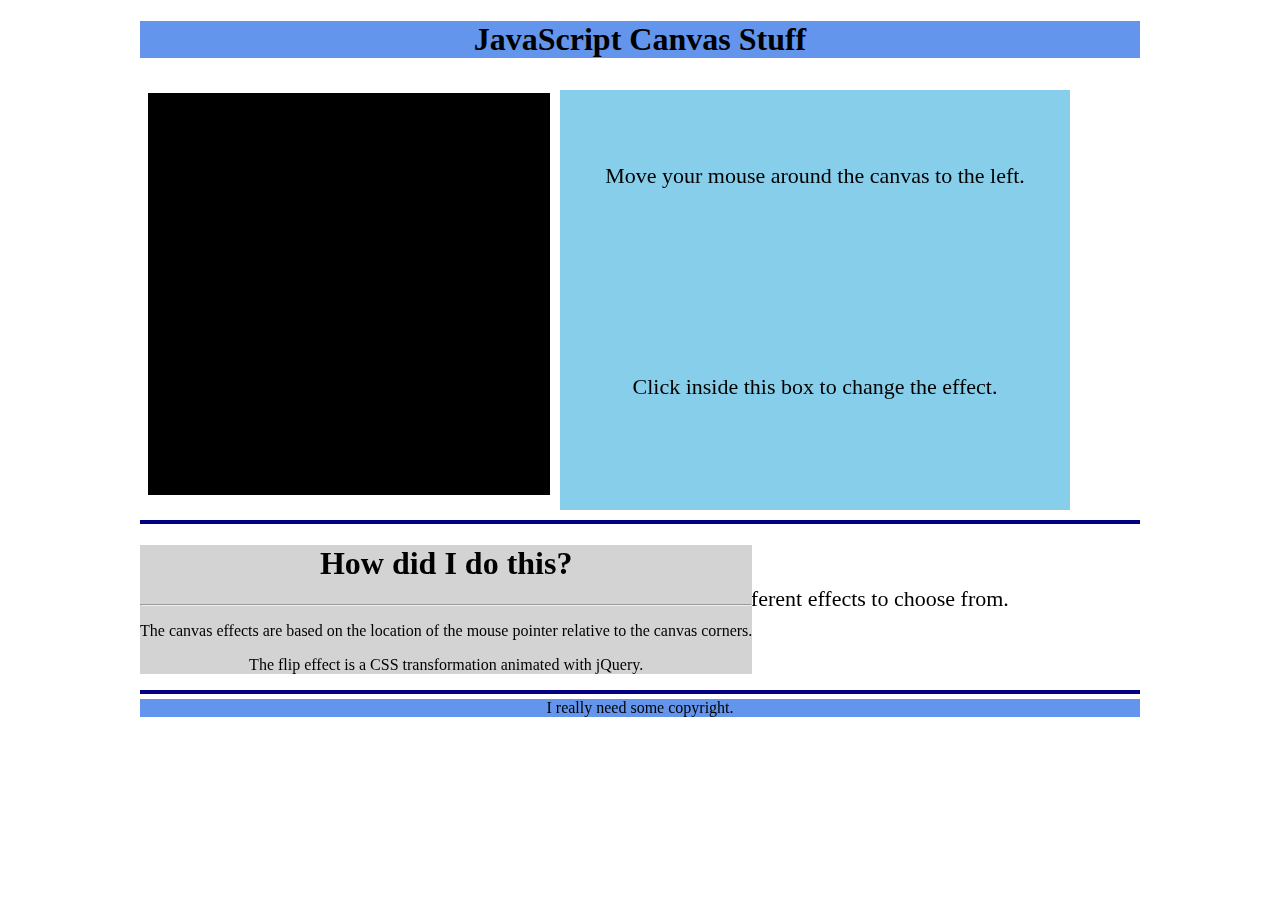
<file: index.html>
<!doctype html>
<html lang="en">
  <head>
    <title>Site</title>
    <meta hcarset="utf-8" />
    <meta name="viewport" content="width=device-width, initial-scale=1, shrink-to-fit=no">

    <link rel="stylesheet" href="https://maxcdn.bootstrapcdn.com/bootstrap/4.0.0-beta.2/css/bootstrap.min.css" integrity="sha384-PsH8R72JQ3SOdhVi3uxftmaW6Vc51MKb0q5P2rRUpPvrszuE4W1povHYgTpBfshb" crossorigin="anonymous">
    <script src="https://ajax.googleapis.com/ajax/libs/jquery/3.2.1/jquery.min.js"></script>

    <style>
  html {
    text-align:center;
  }
body {text-align:center;
  margin:0px auto;}
  #full {
    width:1000px;
    margin:0px auto;
  }
div.container {
              text-align:center;
              margin-top:5px;
              margin-bottom:5px;

             }
.row > .col-sm > .container {}
.row:before, .row:after{
	display:none;
}
.row {
	  display: flex;
	  display: -webkit-flex;
    border-bottom:4px solid navy;}
.row > .col-sm {float:left;}
#ct {display:flex;}
.row2 > .col-sm > .container > div {float:left;}
#box {}
#exp {
width:510px;
height:400px;
background-color:skyblue;
}
.boxthing {height:33%;
  padding-top:10%;
  font-size:22px;}
header,article,footer {width:1000px;}
header > .container, footer > .container {background-color:cornflowerblue;}
#explanation {background-color:lightgray;}
    </style>
  </head>

  <body>
    <div id="full">
      <header>
        <div class="container">
          <h1 class="display-3">JavaScript Canvas Stuff</h1>
        </div>
      </header>
      <article>
    <div class="container">
    
      <div class="container">
      
      </div>
      
      <div class="row" id="row2">
        
          <div class="container" id="ct">

            <div style="width:420px;height:420px" id="box">
              <div id="para" style="width:420px;height:420px;">
			<object type="text/html" data="script1.html" style="width:420px;height:420px;"></object>
		</div>
            </div>

           <div style="height:420px;" id="exp" class="container">
             <p class="boxthing">
                Move your mouse around the canvas to the left.
             </p>
             <p class="boxthing">
                Click inside this box to change the effect.
             </p>
             <p class="boxthing">
               There are 3 different effects to choose from.
             </p>
           </div>       
          </div>
        
      </div>

      <div class="row" id="row4">
        <div class="col-sm">
          <div class="container" id="explanation">

               <div class="container">
              <h1 class="display-6">How did I do this?</h1>
              <hr>
              <p class="lead">
                The canvas effects are based on the location of the mouse pointer relative to the canvas corners.
              </p>
              <p>
                The flip effect is a CSS transformation animated with jQuery.
              </p>
            </div>

          </div>
        </div>
      </div>
    </div>
    </article>
    <footer>
      <div class="container">
        I really need some copyright.
      </div>
    </footer>
  </div>
    <script src="flip.js"></script>

     <script>

var square = document.getElementById("para");
var sq1 = '<object type="text/html" data="script1.html" style="width:420px;height:420px;"></object>';
var sq2 = '<object type="text/html" data="script2.html" style="width:420px;height:420px;"></object>';
var sq3 = '<object type="text/html" data="script3.html" style="width:420px;height:420px;"></object>';


var contentList = [sq1, sq2, sq3];
var counter = 0;
//var s = document.querySelector(canvas);
//alert($("#exp"));
$("#exp").click(function(){
      //alert("6");
			counter++;
//alert(counter);
			rotate(square, contentList[counter%contentList.length]);
		});

    </script>

  <!--  <script src="https://code.jquery.com/jquery-3.2.1.slim.min.js" integrity="sha384-KJ3o2DKtIkvYIK3UENzmM7KCkRr/rE9/Qpg6aAZGJwFDMVNA/GpGFF93hXpG5KkN" crossorigin="anonymous"></script>-->
    <script src="https://cdnjs.cloudflare.com/ajax/libs/popper.js/1.12.3/umd/popper.min.js" integrity="sha384-vFJXuSJphROIrBnz7yo7oB41mKfc8JzQZiCq4NCceLEaO4IHwicKwpJf9c9IpFgh" crossorigin="anonymous"></script>
    <script src="https://maxcdn.bootstrapcdn.com/bootstrap/4.0.0-beta.2/js/bootstrap.min.js" integrity="sha384-alpBpkh1PFOepccYVYDB4do5UnbKysX5WZXm3XxPqe5iKTfUKjNkCk9SaVuEZflJ" crossorigin="anonymous"></script>

  </body>

</html>
</file>
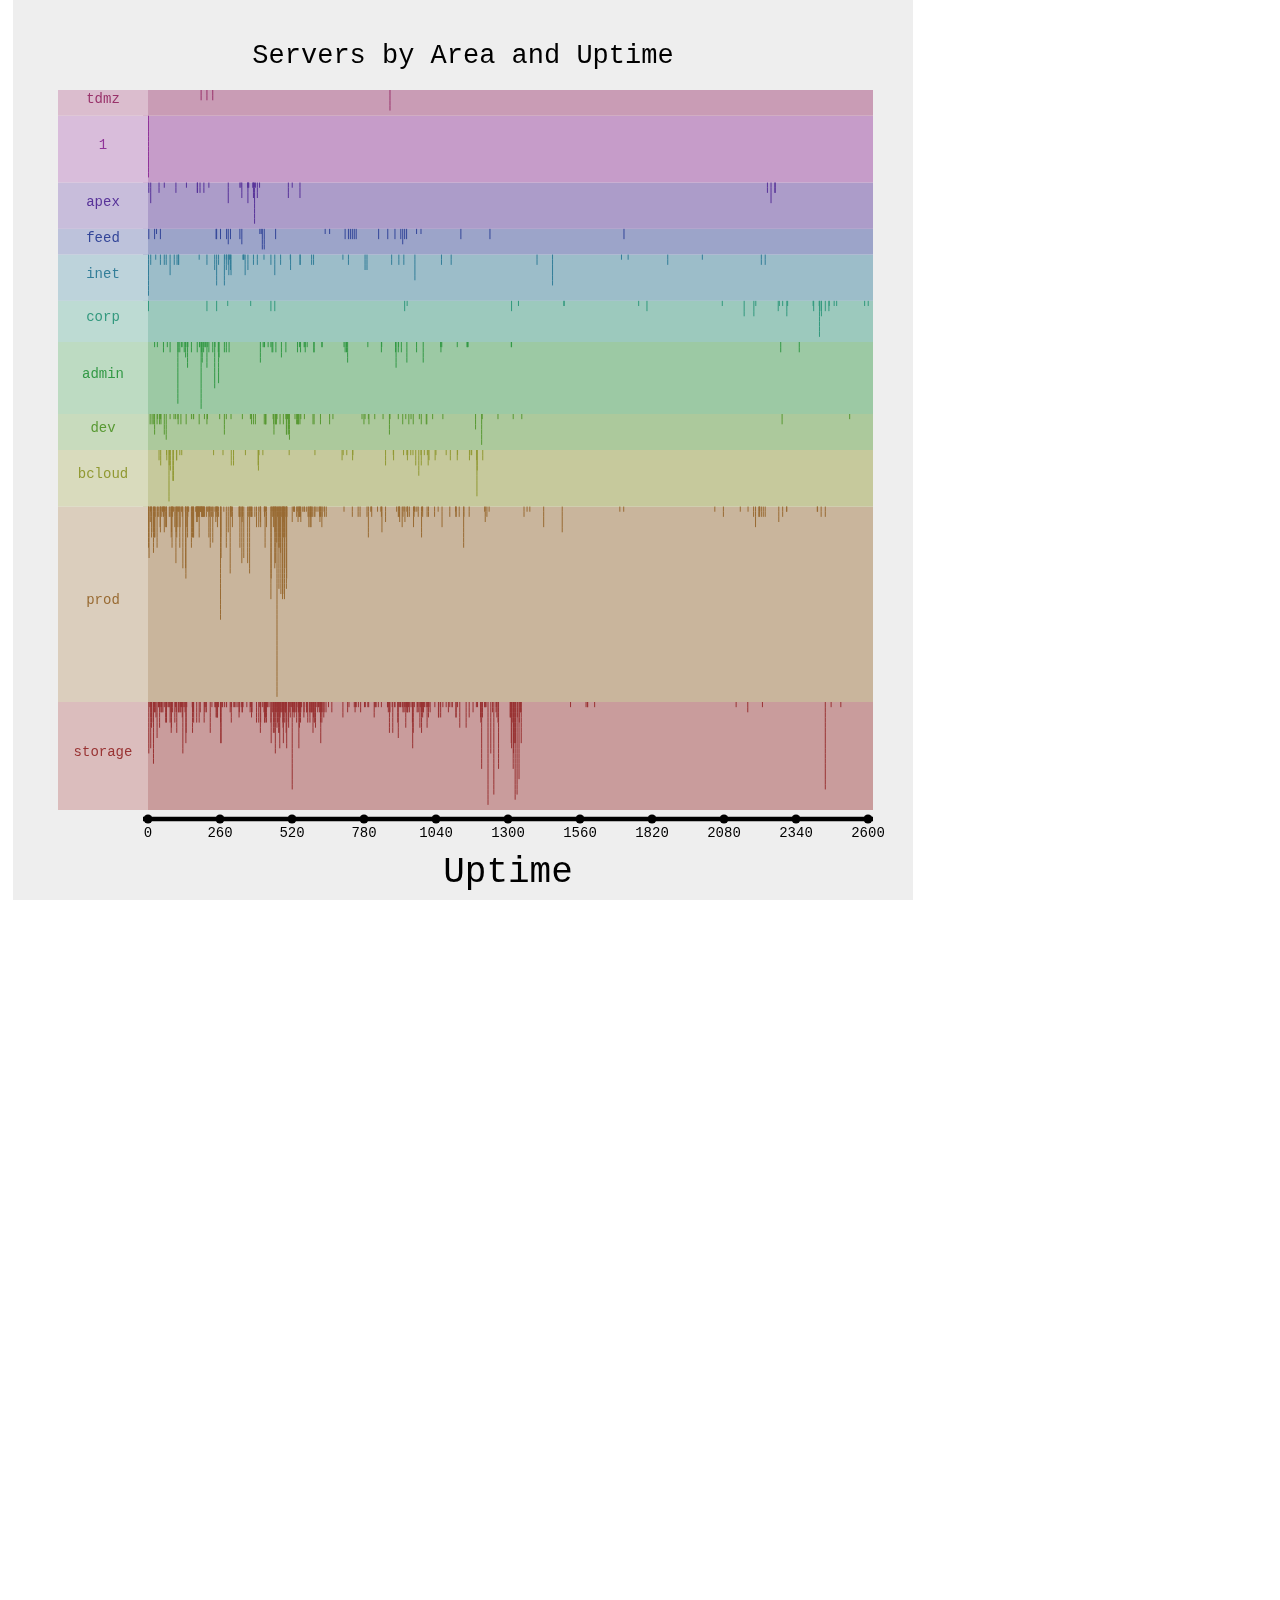
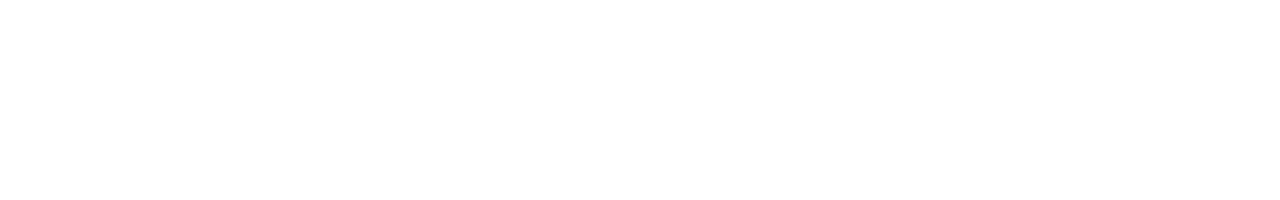
<file: bloomberg/index.html>
<!doctype html>
<html>
	<head>
		<meta charset="utf-8" />
		<title>Server Data Visualization</title>
		<link rel="stylesheet" href="index.css" />
		<script src="data.js"></script>
		<script src="server.js"></script>
		<script src="mouseRegion.js"></script>
		<script src="plots.js"></script>
	</head>
	<body>
		<div id="container">
			<canvas></canvas>
			<div id="ui_container">
				<p class="button_container">
					<button type="button" id="v1">Uptime</button>
					<button type="button" id="v2">Inventory</button>
					<label for="categorize">Show areas:
						<input type="checkbox" id="categorize" checked/>
					</label>
				
				</p>
				<p id="info_box">
					Default Text
				</p>
				<form id="ui_filter">
					<div id="checklist_container">
						<div class="list_container ">
							<p>Area</span>
							<ul class="menu_list" id="area_list">
							</ul>
						</div>
						<div class="list_container">
							<p class="menu_header">Version Format</span>
							<ul class="menu_list" id="format_list">
							</ul>
						</div>
					</div>
					<div id="uptime_container">
						<p>Uptime Range</p>
						<label for="uptime_min">Min:</label> <input type="number" min="0" value="0" id="uptime_min" />
						<br />
						<label for="uptime_max">Max:</label> <input type="number" min="0" id="uptime_max" />
					</div>
					<p class="button_container">
						<button type="button" id="filter_button">Filter</button>
						<input type="reset" value="Reset" id="reset" />
					</p>
				</form>
				<p id="hostname_list" class="toggleable_list">
					<span>Hostname List</span>
					<span id="dropdown"> &#9660;</span>
				</p>
				<p id="incomplete_list" class="toggleable_list">
					<span>Servers With Incomplete Data (hover to show)</span>
				</p>
			</div>
		</div>
		<script>
let c = document.querySelector("canvas");			//Define all the variables
let f = c.getContext("2d");
c.width = c.height = window.innerHeight;
let info = document.querySelector("#info_box");

let servers = [];
let incomplete = [];
let uncategorizedServers = [];

let categories = [];

let formats = [];
let formatStrs = [];
let versions = [];

let currentData = servers;
let currentPlot = "";
let categorized = true;
let mouseRegions = [];

defaultText = info.innerHTML;
main();												//For demo purposes the data is
													//hard-coded, so main is called here
function main(){	//Called in data.js once the JSON loads
	initialize();
	uptimeFreqPlot(currentData, c, f);
	//inventoryPlot(currentData, c, f);
}

c.onmousemove = (event)=>{					//If the mouse is hovering over a
	let r = c.getBoundingClientRect();		//region of the plot, then update the 
	let mx = event.clientX - r.left;		//info box with relevant data
	let my = event.clientY - r.top;
	//mouse = {x: mx, y: my};
	for(let region of mouseRegions){
		if(region.pointInRegion(mx, my)){
			region.updateElement(info);
			return;
		}
	}
	info.innerHTML = defaultText;
}

let listToggled = false;
let hList = document.querySelector("#hostname_list");

hList.onclick = ()=>{					//Dropdown for list of hostnames satisfying
	hList.scrollTop = 0;				//the chosen set of filter conditions
	listToggled = !listToggled;
	if(listToggled){
		hList.style.height = "150px";
		hList.style.overflow = "auto"
	} else {
		hList.style.height = "2em";
		hList.style.overflow = "hidden"
	}
}

document.querySelector("#v1").onclick = ()=>{
	uptimeFreqPlot(currentData, c, f);
}													//Buttons to switch between plots

document.querySelector("#v2").onclick = ()=>{
	inventoryPlot(currentData, c, f);
}

document.querySelector("#categorize").oninput = (event)=>{
	categorized = event.target.checked;					
	try{												//Toggle whether to use the 
	currentData = applyFilter();						//normal dataset or the set where
	} catch(e){											//all servers' "area" is "server"
		alert(e);
		return;
	}
	switch(currentPlot){
		case "uptime": uptimeFreqPlot(currentData, c, f);
			break;
		case "inventory":inventoryPlot(currentData, c, f);
			break;
		default:
			break;
	}
}


document.querySelector("#reset").onclick = (event)=>{	//Reset filter form
	event.preventDefault();
	document.querySelector("#uptime_min").value = 0;
	document.querySelector("#uptime_max").value = Math.max(...servers.map((s)=>s.uptime));
	let checkboxes = document.querySelectorAll(".list_container input");
	for(let box of checkboxes){
		box.checked = false;
	}
}

document.querySelector("#filter_button").onclick = ()=>{	//Filter button event handler
	listToggled = false;									
	try{													
	currentData = applyFilter(); //Apply chosen filters to the dataset.			
	} catch(e){
		alert(e);
		return;
	}
	let list = document.getElementById("hostname_list"); //Shows hostnames that satisfy the filter criteria
	list.innerHTML = `<span>Hostnames (${currentData.length})</span> <span id="dropdown">&#9660;</span><br /><br />`;
	list.innerHTML += currentData.map((s)=>s.hostname).join("<br />");
	switch(currentPlot){									//Redraws the plot
		case "uptime": uptimeFreqPlot(currentData, c, f);
			break;
		case "inventory":inventoryPlot(currentData, c, f);
			break;
		default:
			break;
	}
}

function filterByAreas(serverList, areas){			//Looks for servers in certain areas
	if(areas.length === 0){return serverList;}
	return serverList.filter( (s)=>{
		return areas.indexOf(s.area) > -1;
	});
}

function filterByFormats(serverList, formats){		//Looks for servers with certain 
	if(formats.length === 0){return serverList;}	//version formats
	return serverList.filter( (s)=>{
		return formats.indexOf(getFormat(s.version).format) > -1;
	});
}

function filterByUptime(serverList, min, max){		//Looks for servers within a certain
	return serverList.filter( (s)=>{				//uptime range.
		let t = parseInt(s.uptime);
		return (t >= min && t <= max);
	});
}

function applyFilter(){ //Apply chosen filters to the dataset
	let areaFilters = Array.from(document.querySelectorAll("#area_list > li > input:checked")).map((i)=>i.value);
	if(!categorized && areaFilters.length > 0){
		throw Error("Enable 'Show Areas' and try again.");
	}
	let formatFilters = Array.from(document.querySelectorAll("#format_list > li > input:checked")).map((i)=>i.value);
	let uptimeMin = document.querySelector("#uptime_min").value;
	let uptimeMax = document.querySelector("#uptime_max").value;
	console.log(uptimeMin.length);
	if(uptimeMin.length === 0 || uptimeMax.length === 0 ||
		uptimeMin.match(/[^0-9]/g) !== null || uptimeMax.match(/[^0-9]/g) !== null){
		throw Error("Invalid Uptime Range");
	}											//Input must be two nonnegative integers,
	uptimeMin = Math.floor(uptimeMin);			//with min < max.
	uptimeMax = Math.ceil(uptimeMax);
	if(uptimeMin < 0 || uptimeMax < 0 || uptimeMax < uptimeMin){
		throw Error("Invalid Uptime Range");
	}
	let filteredServers = [];
	if(categorized){		//Apply filters to the currently enabled dataset, categorized or uncategorized
		filteredServers = filterByAreas(servers, areaFilters);
	} else {
		filteredServers = filterByAreas(uncategorizedServers, areaFilters);
	}
	filteredServers = filterByFormats(filteredServers, formatFilters);
	filteredServers = filterByUptime(filteredServers, uptimeMin, uptimeMax);
	if(filteredServers.length === 0){
		throw Error("No servers match those criteria.");
	}
	return filteredServers;
}

function getIncompleteData(){					//List servers for which data is incomplete
	return incomplete.map((s)=>s.hostname);
}

		</script>
	</body>
</html>
</file>
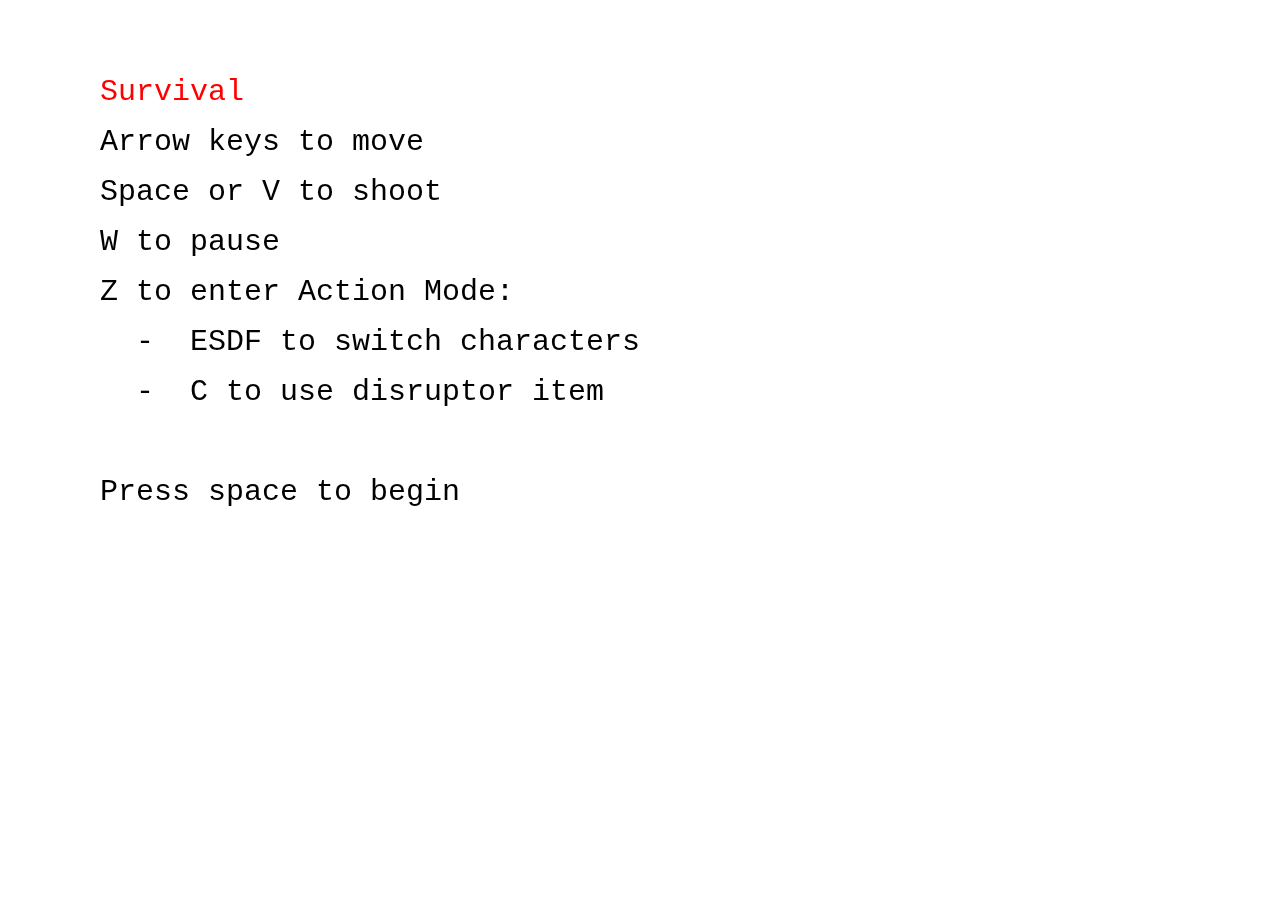
<file: GameCSCv3/index.html>
<!DOCTYPE html>
<html>
    <head>
        <meta charset="utf-8">
        <meta http-equiv="X-UA-Compatible" content="IE=edge">
        <title>Game Template</title>
        <meta name="description" content="">
        <meta name="viewport" content="width=device-width, initial-scale=1">
        <link rel="stylesheet" type="text/css" href="index.css">
    </head>
    <body>
        <canvas id="canvas">
            Browser doesn't support canvas
        </canvas>
        <script type="text/javascript" src="Projectile.js"></script>
        <script type="text/javascript" src="Character.js"></script>
        <script type="text/javascript" src="Item.js"></script>
        <script type="text/javascript" src="game.js"></script>


    </body>
</html>
</file>
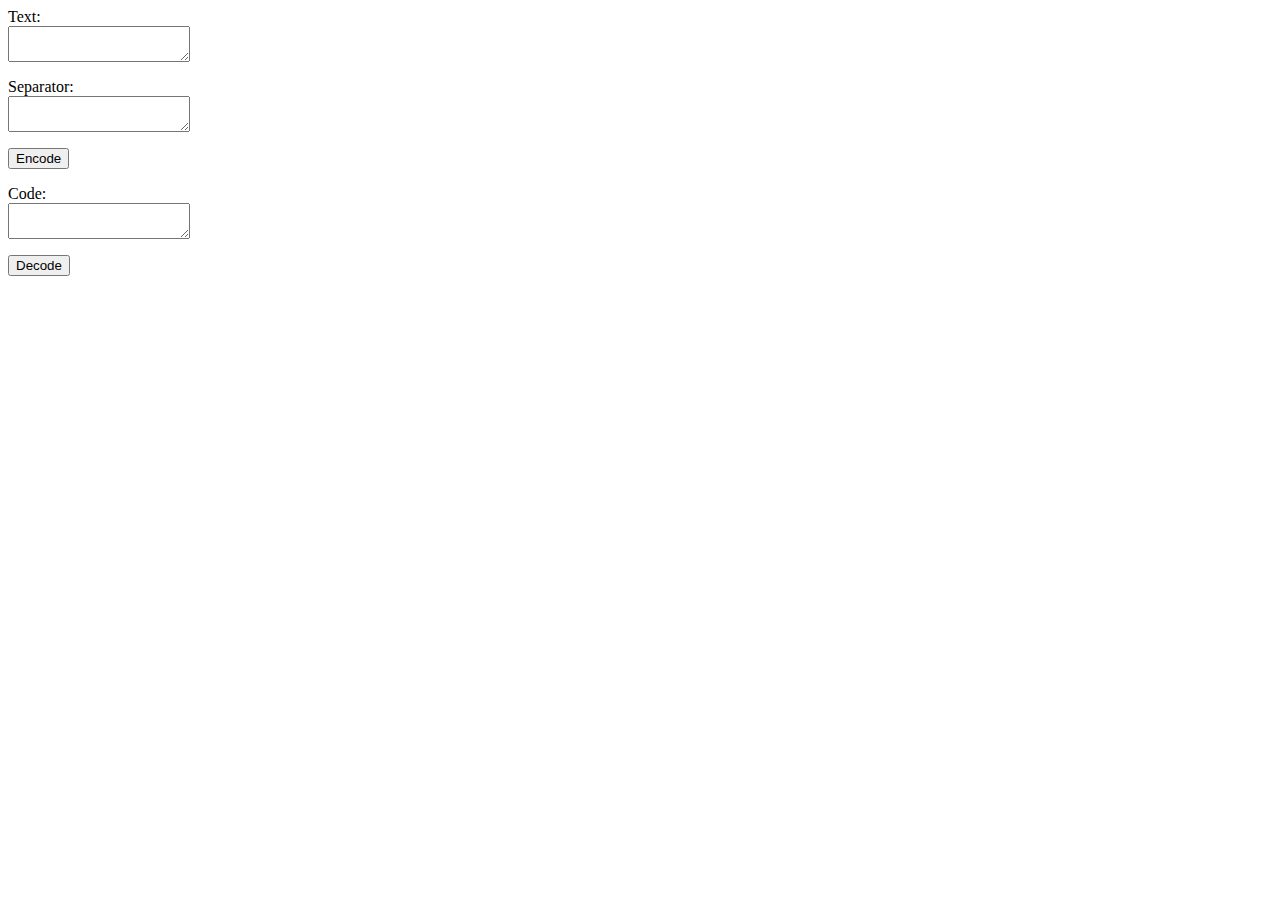
<file: MorseCode/index.html>
<html>
  <head>
    <title>Morse Code</title>
    <script src="morseCode.js"></script>
  </head>
  <body>
    <p>Text:<br />
      <textarea id="text"></textarea>
    </p>
    <p>Separator:<br />
      <textarea id="separator"></textarea>
    </p>
    <input type="submit" value="Encode" onclick="encodeInput()">
    <p>Code:<br />
      <textarea id="code"></textarea>
    </p>
    <input type="submit" value="Decode" onclick="decodeInput()">
    <script>
//let symbols = {".":"\040", "-":"\015"};
let symbols = {".":".", "-":"-"};
let code =
    {
      "a":".-",
      "b":"-...",
      "c":"-.-.",
      "d":"-..",
      "e":".",
      "f":"..-.",
      "g":"--.",
      "h":"....",
      "i":"..",
      "j":".---",
      "k":"-.-",
      "l":".-..",
      "m":"--",
      "n":"-.",
      "o":"---",
      "p":".--.",
      "q":"--.-",
      "r":".-.",
      "s":"...",
      "t":"-",
      "u":"..-",
      "v":"...-",
      "w":".--",
      "x":"-..-",
      "y":"-.--",
      "z":"--..",
      "1":".----",
      "2":"..---",
      "3":"...--",
      "4":"....-",
      "5":".....",
      "6":"-....",
      "7":"--...",
      "8":"---..",
      "9":"----.",
      "0":"-----"
    }
let morse = new MorseCode(symbols, code);

function encodeInput(){
  let mc = morse.encode(document.querySelector("#text").value.toLowerCase(), document.querySelector("#separator").value)
  document.querySelector("#code").value = mc;
}

function decodeInput(){
  let pt = morse.decode(document.querySelector("#code").value);
  document.querySelector("#text").value = pt;
}


    </script>
  </body>
</html>
</file>
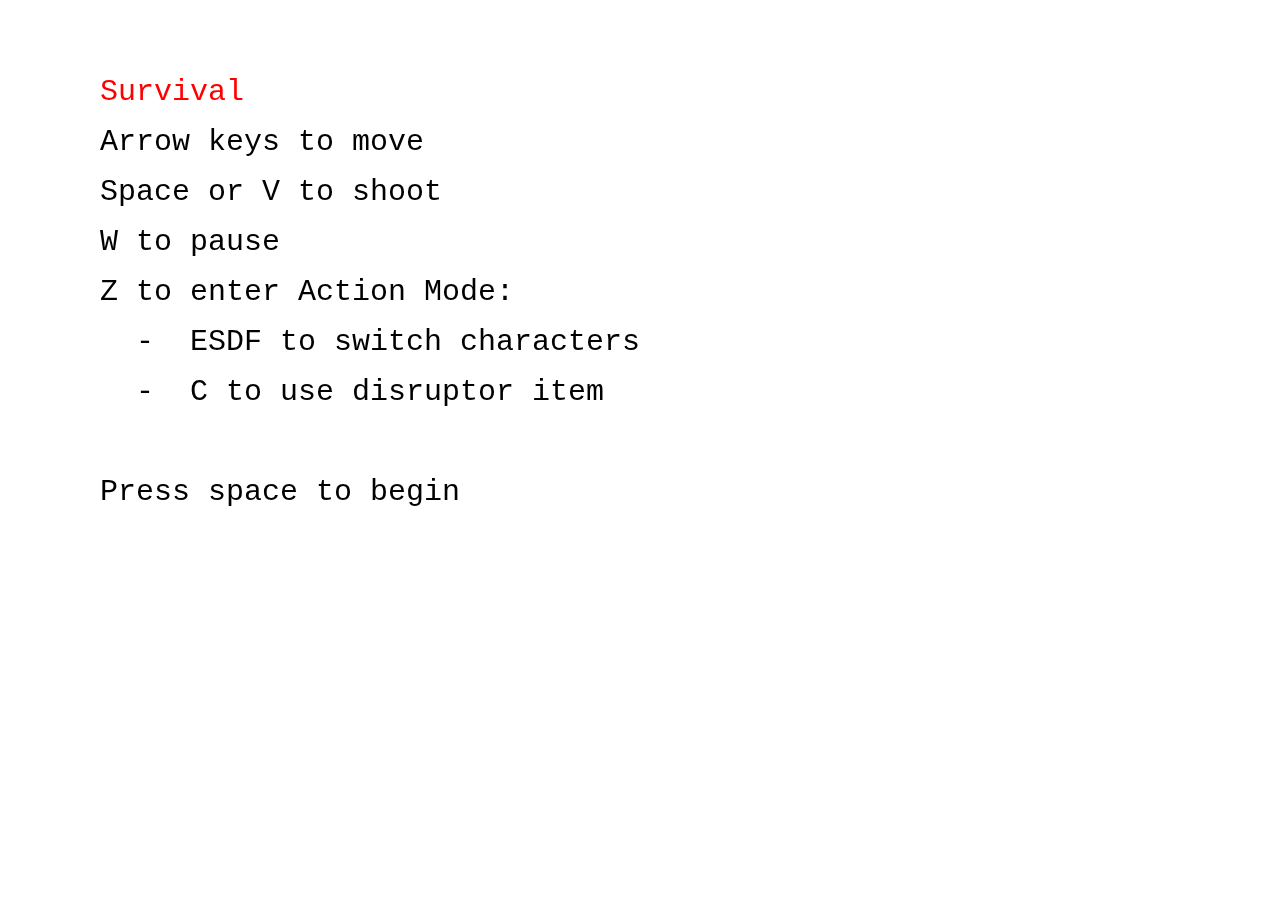
<file: survival/index.html>
<!DOCTYPE html>
<html>
    <head>
        <meta charset="utf-8">
        <meta http-equiv="X-UA-Compatible" content="IE=edge">
        <title>Survival</title>
        <meta name="description" content="">
        <meta name="viewport" content="width=device-width, initial-scale=1">
        <link rel="stylesheet" type="text/css" href="index.css">
    </head>
    <body>
        <canvas id="canvas">
            Browser doesn't support canvas
        </canvas>
        <script type="text/javascript" src="Projectile.js"></script>
        <script type="text/javascript" src="Character.js"></script>
        <script type="text/javascript" src="Item.js"></script>
        <script type="text/javascript" src="game.js"></script>


    </body>
</html>
</file>
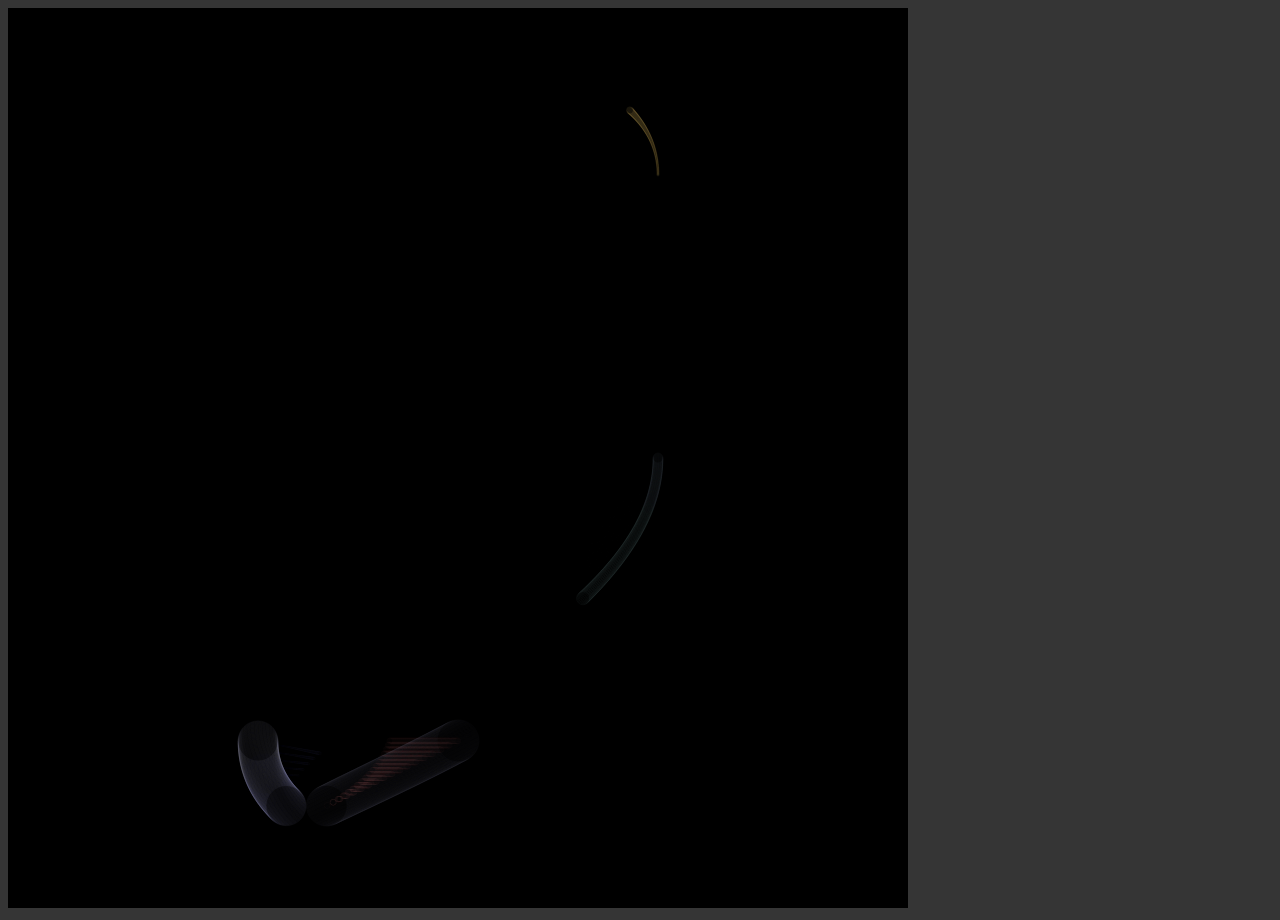
<file: fancyBrush/fancyBrush.html>
<!doctype html>
<html>
	<head>
		<meta charset="utf-8" />
		<title>
		Fancy Brush
		</title>
		<style>

body {background-color:#353535;}

		</style>
	</head>
	<body>
		<canvas width="900" height="900" style="background-color:black;"></canvas>
		<script>
		
let c = document.querySelector('canvas');
let f = c.getContext('2d');
f.fillRect(0,0,900,900);
let t = 0;
let tMax = 3000;

let brushList = [];

		</script>
		<script src="brush.js"></script>
		<script src="letter.js"></script>
		<script>

let loop;
loop = setInterval(render, 1000/1000);

function render(){
	//f.clearRect(0, 0, c.width, c.height)
	for(brush of brushList){
		if(brush !== null){
			brush.update(f, t, true);
		}
		if(t >= tMax && brush.duration === -1){
			brush.deleteSelfFromList();
		}
	}
	if(t < tMax){	
		t++;
	} else {
		//clearInterval(loop);
	}	
	brushList = cleanList(brushList);
	for(let i=0;i<brushList.length;i++){
		brushList[i].index = i;
		brushList[i].list = brushList;
	}
}

function cleanList(list){
	return list.filter( (brush) => brush !== null);
}
		
		</script>
	</body>	
</html>
</file>
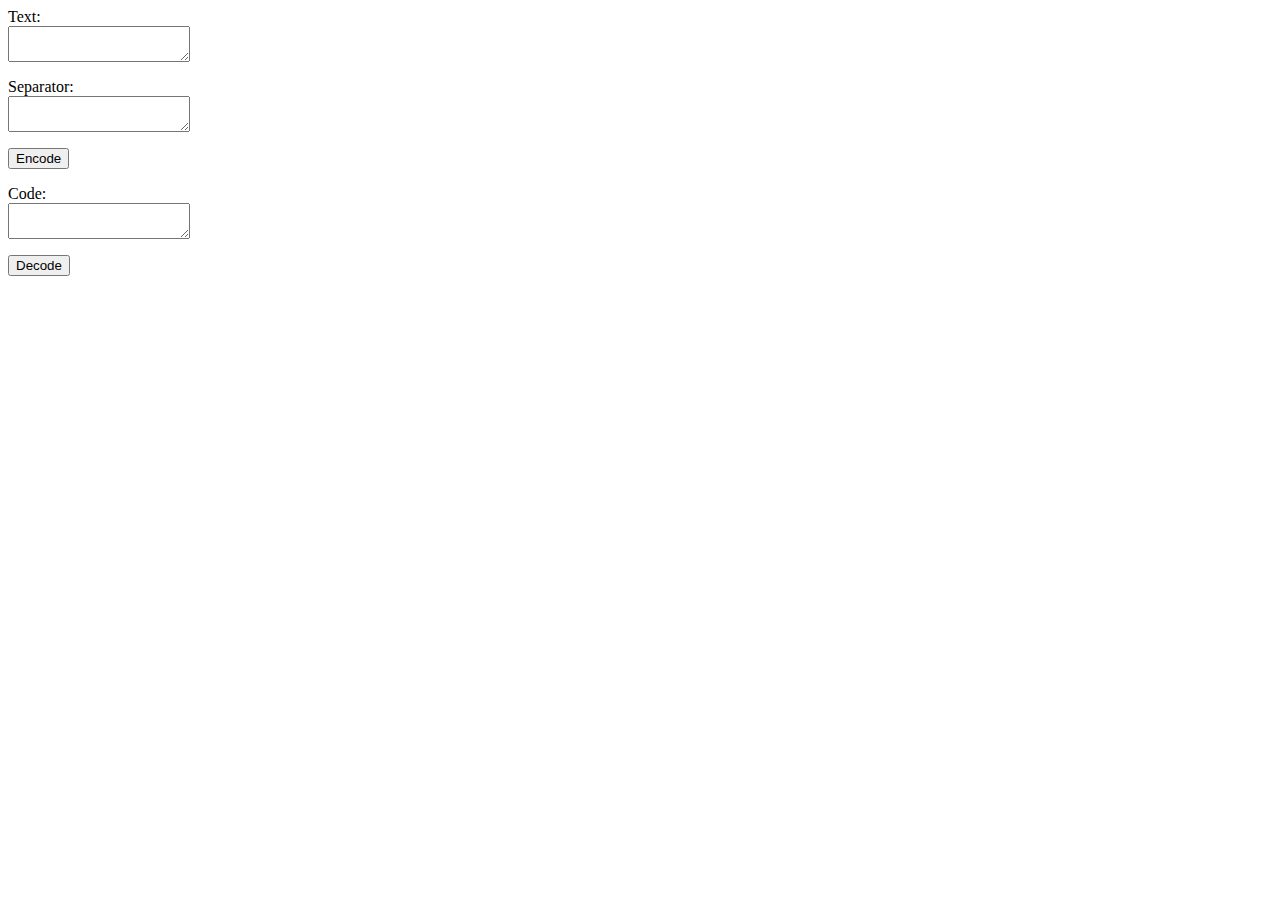
<file: MorseCode/morseCode.html>
<html>
  <head>
    <title>Morse Code</title>
    <script src="morseCode.js"></script>
  </head>
  <body>
    <p>Text:<br />
      <textarea id="text"></textarea>
    </p>
    <p>Separator:<br />
      <textarea id="separator"></textarea>
    </p>
    <input type="submit" value="Encode" onclick="encodeInput()">
    <p>Code:<br />
      <textarea id="code"></textarea>
    </p>
    <input type="submit" value="Decode" onclick="">
    <script>
let symbols = {".":"\040", "-":"\015"};
//let symbols = {".":".", "-":"-"};
let code =
    {
      "a":".-",
      "b":"-...",
      "c":"-.-.",
      "d":"-..",
      "e":".",
      "f":"..-.",
      "g":"--.",
      "h":"....",
      "i":"..",
      "j":".---",
      "k":"-.-",
      "l":".-..",
      "m":"--",
      "n":"-.",
      "o":"---",
      "p":".--.",
      "q":"--.-",
      "r":".-.",
      "s":"...",
      "t":"-",
      "u":"..-",
      "v":"...-",
      "w":".--",
      "x":"-..-",
      "y":"-.--",
      "z":"--..",
      "1":".----",
      "2":"..---",
      "3":"...--",
      "4":"....-",
      "5":".....",
      "6":"-....",
      "7":"--...",
      "8":"---..",
      "9":"----.",
      "0":"-----"
    }
let morse = new MorseCode(symbols, code);
function encodeInput(){
  let mc = morse.encode(document.querySelector("#text").value.toLowerCase(), document.querySelector("#separator").value)
  document.querySelector("#code").value = mc;
}
    </script>
  </body>
</html>
</file>
<file: bloomberg/index.css>
html, body
{
    height: 100%;
    width: 100%;
    margin: 0px;
    overflow: auto;
    font-family: Avenir;
    font-size: 16px;
}

#container
{
	height: 100vh;
	min-width: calc(100vh + 375px);
}

canvas
{
    background-color: #EEEEEE;
    float: left;
    margin-left: 1%;
    margin-right:2%;
}

#ui_container
{
  float:left;
  width: calc(94% - 100vh);
  min-width: 375px;
  height: 100vh;
  margin-right: 1%;
  overflow-y: auto;
  display: inline-block;
}

#ui_container > *
{
	margin-left: 1%;
	margin-right: 1%;
}

.button_container
{
	background-color:hsl(220, 30%, 70%);
	text-align: center;
	border-left: 5px solid hsl(220, 30%, 30%);
	border-radius: 0px 5px 5px 0px;
}

.button_container > button, [type=reset]
{
	font-family: Avenir;
	font-size: 16px;
	height: 30px;
	border-radius: 5px;
}

.button_container > *
{
	width: 25%;
	margin: 5px 2%;
}

#info_box
{
	background-color: hsl(200, 40%, 80%);
	border-left: 5px solid hsl(200, 40%, 30%);
	padding: 10px;
	border-radius: 0px 5px 5px 0px;
}

#info_box > table
{
	margin-top: 10px;
}

table
{
	border-collapse: collapse;
}

th
{
	width: 125px;
	text-align: left;
}

td
{
	width: 120px;	
}

.min
{
	text-align: left;
	padding-left: 5px;
}

.max
{
	text-align: right;
	padding-right: 5px;
}

#checklist_container
{
	min-height: 300px;
	overflow-y: auto;
}

.list_container
{
	width:44%;
	float: left;
	margin-left: 3%;
	background-color: hsl(240, 40%, 90%);
	border-left: 5px solid hsl(240, 40%, 30%);
	/*max-height: 350px;*/
	overflow-y: auto;
	border-radius: 0px 5px 5px 0px;
}

.list_container > p
{
	text-align: center;
	font-weight: bold;
	margin-top: 0px;
	padding: 5px 0px;
	border-bottom: 2px solid hsl(240, 40%, 30%);
}

.list_container li
{
	font-family: Courier;
	padding-right: 5px;
}

#checklist_container
{
	padding-bottom: 0px;
}

#uptime_container
{
	background-color: hsl(190, 30%, 80%);
	border-left: 5px solid hsl(190, 30%, 30%);
	padding-bottom: 10px;
	border-radius: 0px 5px 5px 0px;
}

#uptime_container > p
{
	font-weight: bold;
	border-bottom: 2px solid hsl(190, 30%, 30%);
	padding: 5px 10px;
}

#uptime_container label
{
	display: block;
	float: left;
	width: 50px;
	height: 1em;
	margin-left: 10px;
}

li
{
  list-style-type:none;
}

.toggleable_list
{
	height: 2em;
	padding-left: 10px;
	padding-bottom: 2px;
	border-radius: 0px 0px 5px 5px;
	overflow: hidden;
}

.toggleable_list > span
{
	font-weight: bold;
}

#hostname_list
{
	background-color: hsl(180, 10%, 80%);
	border-top: 5px solid hsl(180, 10%, 30%);
}

#hostname_list > #dropdown
{
	display: block;
	float: right;
	padding-right: 5px;
	color: hsl(180, 10%, 50%);
}

#incomplete_list
{
	background-color: hsl(200, 20%, 80%);
	border-top: 5px solid hsl(200, 20%, 30%);
}

#incomplete_list:hover
{
	height: 75px;
	overflow-y: auto;
}
</file>
<file: GameCSCv3/index.css>
html, body
{
    height: 100%;
    width: 100%;
    margin: 0px;
    overflow: hidden;
}
#canvas
{
    width: 100%;
    height: 100%;
}
</file>
<file: survival/index.css>
html, body
{
    height: 100%;
    width: 100%;
    margin: 0px;
    overflow: hidden;
}
#canvas
{
    width: 100%;
    height: 100%;
}
</file>
